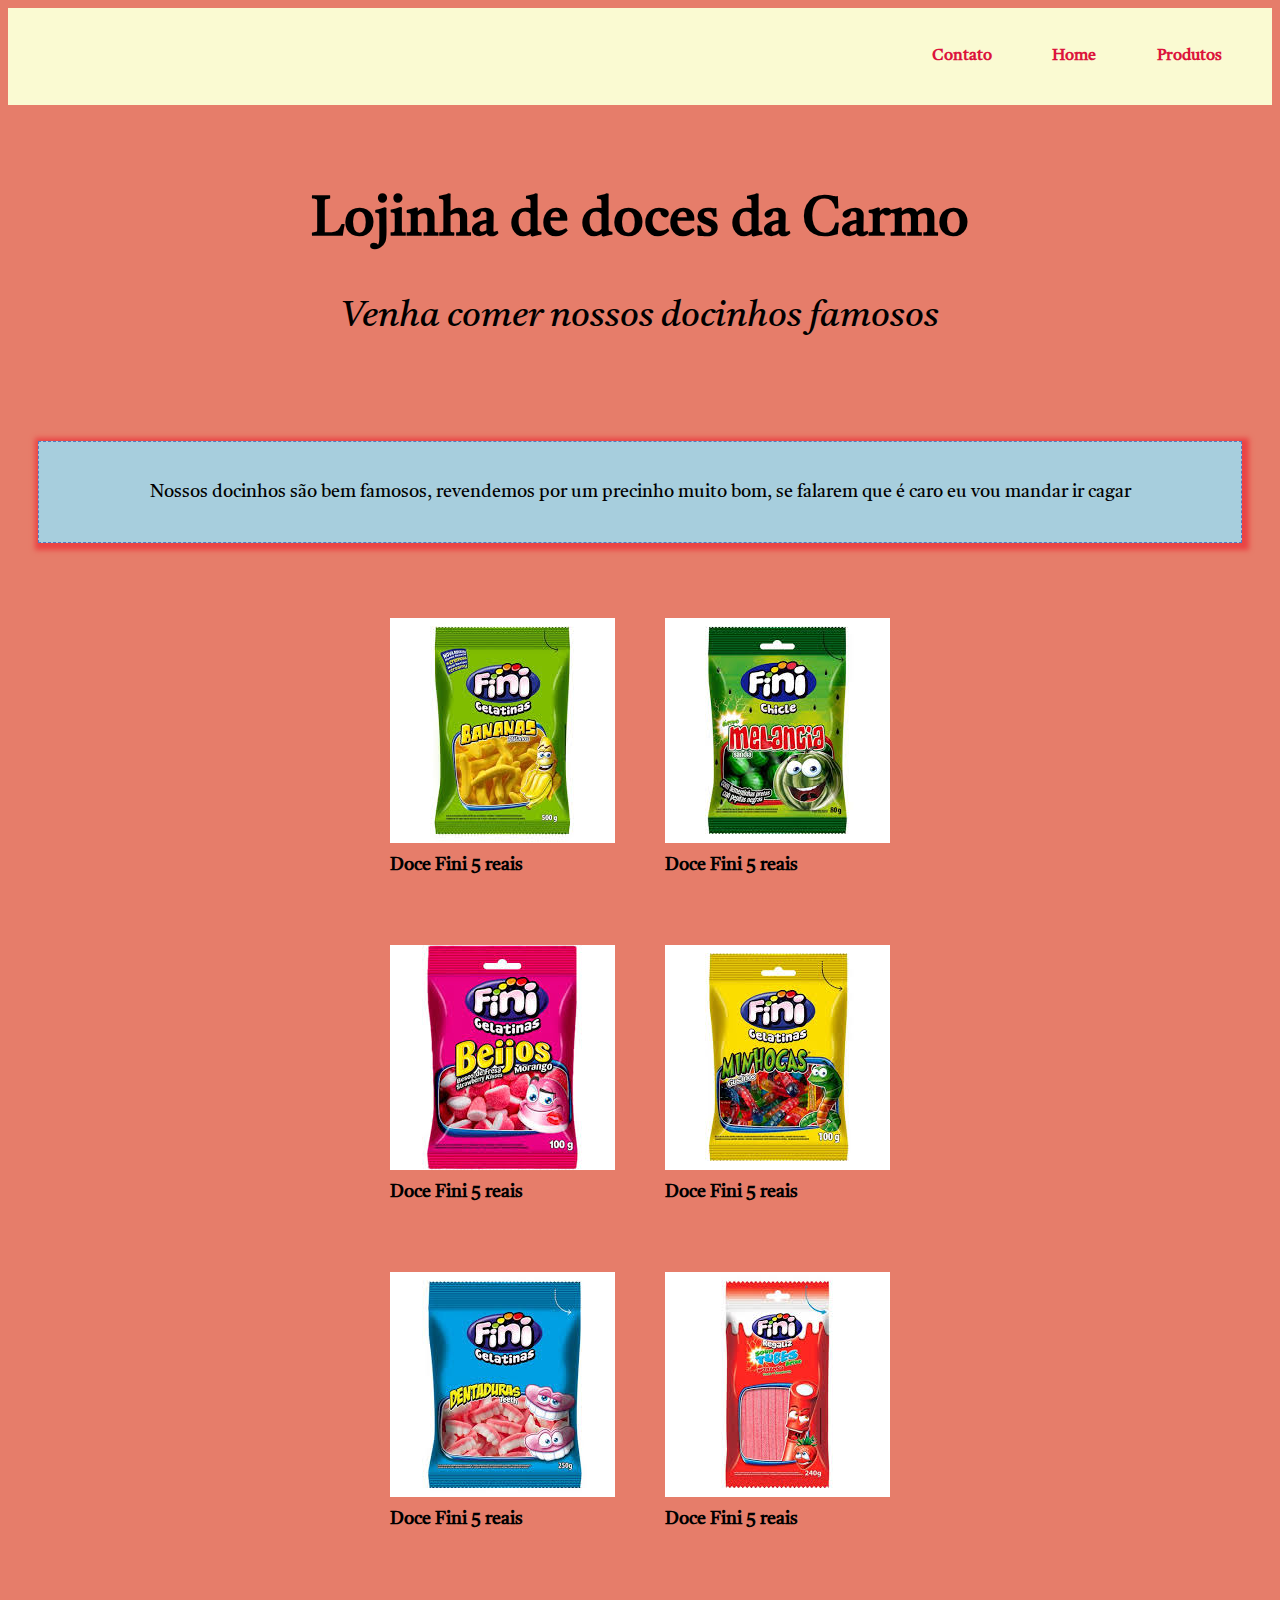
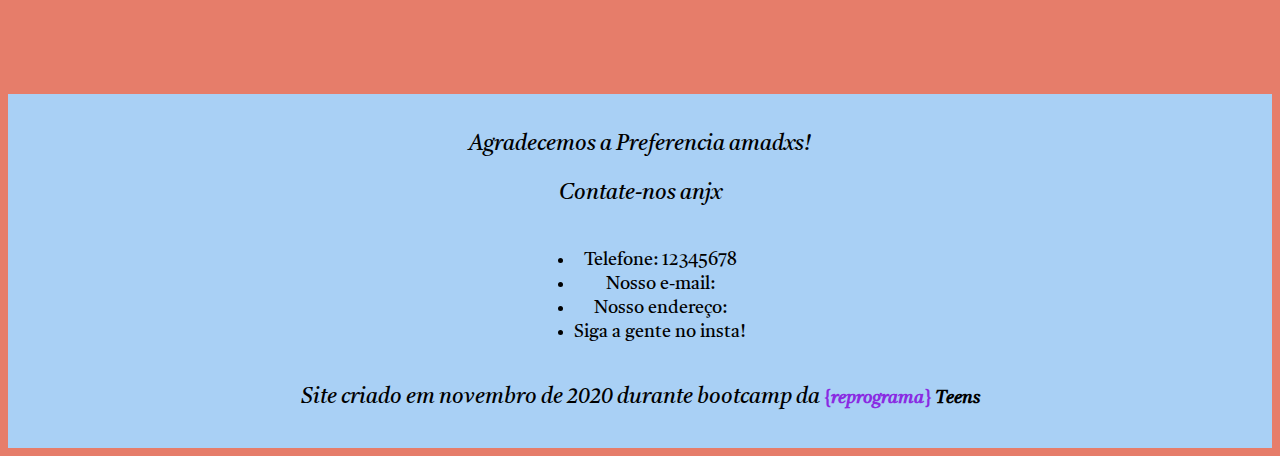
<file: homework/dever 03/index.html>
<!DOCTYPE html>
<html lang="pt-br">
<head>
    <meta charset="UTF-8">
    <meta name="viewport" content="width=
    , initial-scale=1.0">
    <title>Lojinha de docinho da Jeni</title>
    <link rel="stylesheet" href="./style.css">
    <link rel="preconnect" href="https://fonts.gstatic.com">
<link href="https://fonts.googleapis.com/css2?family=Castoro:ital@1&display=swap" rel="stylesheet">
</head>
<body>
    <header>
        <nav>
            <ul>
                <li>Contato</li>
                <li>Home</li>
                <li>Produtos</li>
            </ul>
        </nav>
        <h1>Lojinha de doces da Carmo</h1>
        <h3>Venha comer nossos docinhos famosos</h3>
    </header>
    <main>
        <div class="texto__container">
            <p class="texto_principal">
                Nossos docinhos são bem famosos, revendemos por um precinho muito bom, se falarem que é caro eu vou mandar ir cagar</p>
        </div>
        <section class="main__section">
            <div class="main_trioImg">
                <div>
                    <img src="./imagens/fini banana.jpg" alt="imagem de docinho">
                    <p>Doce Fini 5 reais</p>
                </div>
                <div>
                    <img src="./imagens/fini beijjo.jpg" alt="imagem de docinho">
                    <p>Doce Fini 5 reais</p>
                </div>
                <div>
                    <img src="./imagens/fini dentadura.jpg" alt="imagem de docinho">
                    <p>Doce Fini 5 reais</p>
                </div>
            </div>
            <div class="main_trioImg">
                <div>
                    <img src="./imagens/fini melancia.jpg" alt="imagem de docinho">
                    <p>Doce Fini 5 reais</p>
                </div>
                <div>
                    <img src="./imagens/fini minhoca.jpg" alt="imagem de docinho">
                    <p>Doce Fini 5 reais</p>
                </div>
                <div>
                    <img src="./imagens/fini tubo.jpg" alt="imagem de docinho">
                    <p>Doce Fini 5 reais</p>
                </div>
            </div>
        </section>
    </main>
    <footer>
        <p>Agradecemos a Preferencia amadxs!</p>
        <p id="footer_contato">Contate-nos anjx</p>
        <div class="footer__contato--lista">
            <ul>
                <li>Telefone: 12345678</li>
                <li>Nosso e-mail:</li>
                <li>Nosso endereço:</li>
                <li>Siga a gente no insta!</li>
            </ul>
        </div>
        <p class="footer__texto">
            Site criado em novembro de 2020 durante bootcamp da <span
                style="color: blueviolet; font-weight: bold;">{reprograma}</span>
            <strong>Teens</strong>
        </p>
    </footer>
</body>
</html>
</file>
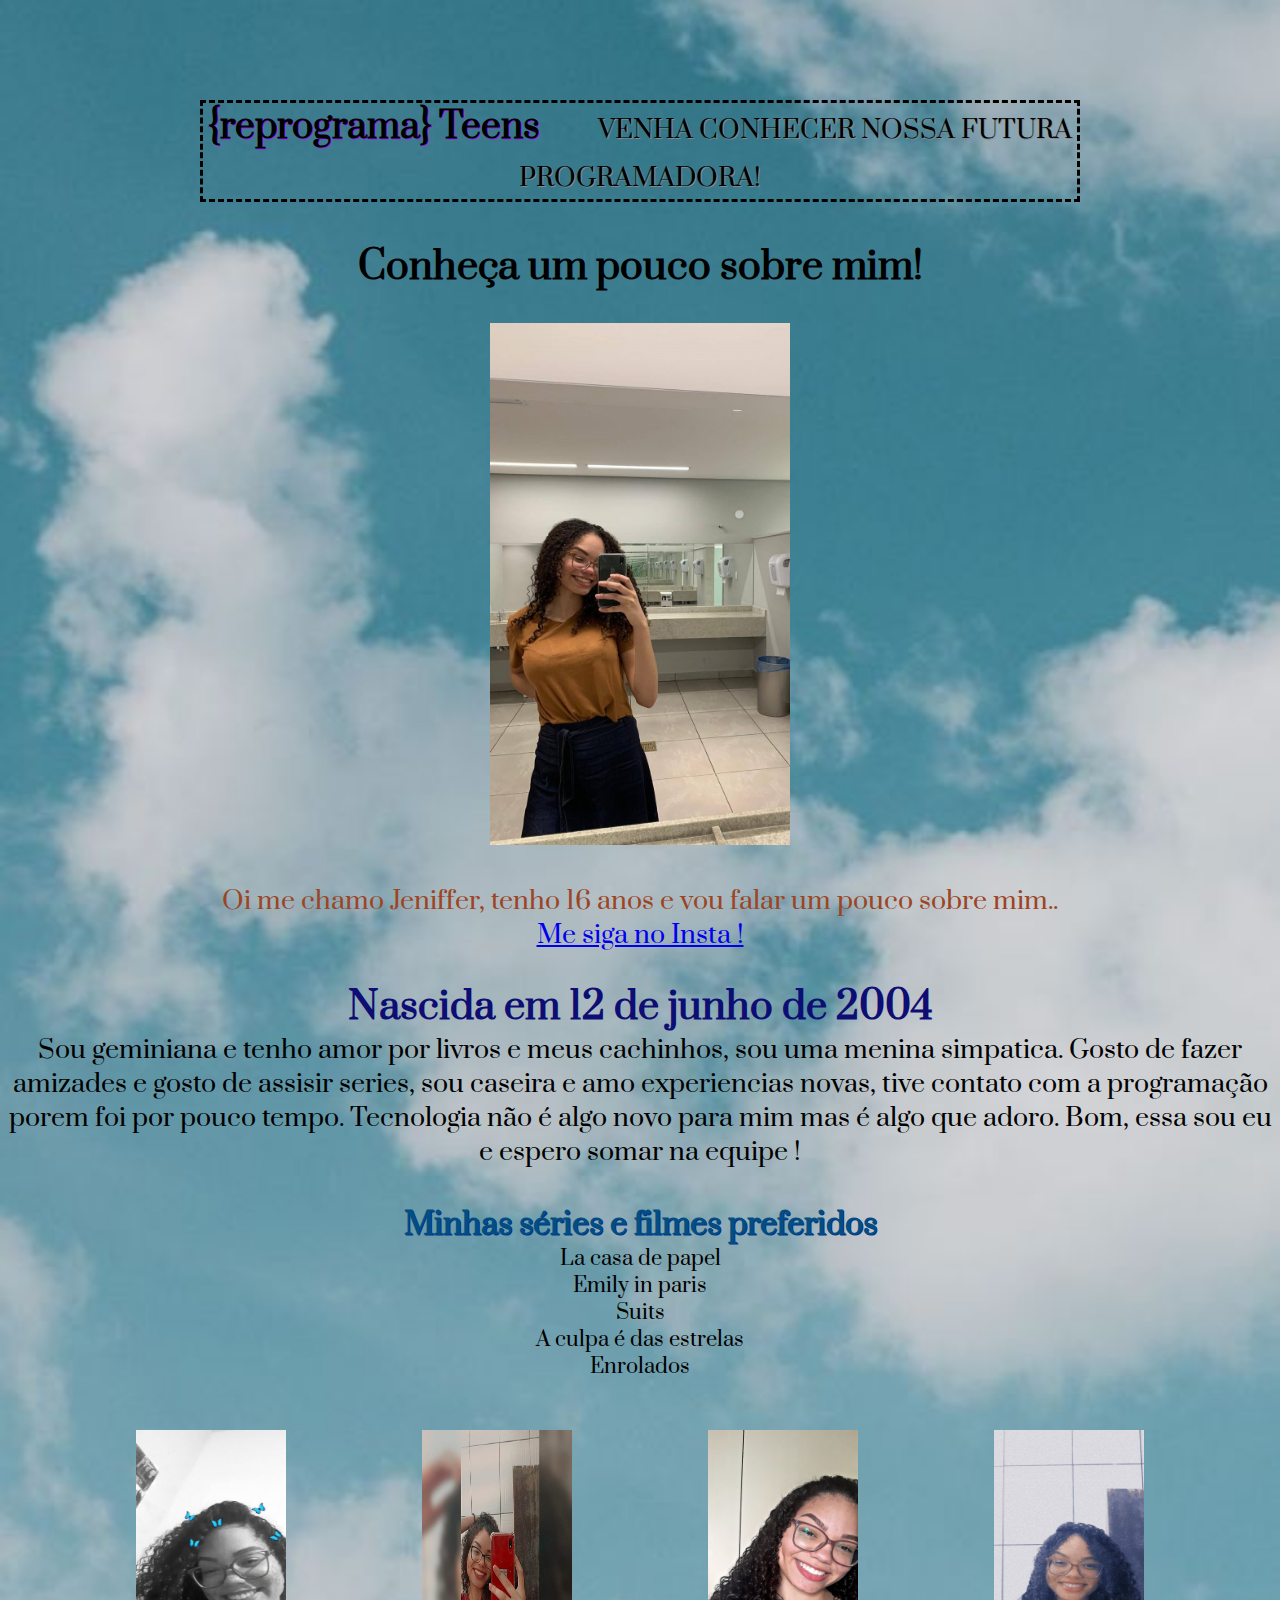
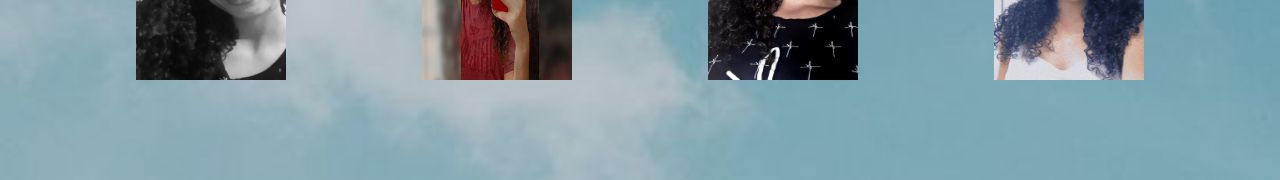
<file: homework/dever 1/index.html>
<!DOCTYPE html>
<html lang="pt-br">

<head>
    <meta charset="UTF-8">
    <meta name="viewport" content="width=device-width, initial-scale=1.0">
    <title>Euzinha.com</title>
    <link rel="stylesheet" href="./css/style.css" />
    <link href="https://fonts.googleapis.com/css2?family=Prata&display=swap" rel="stylesheet">
</head>

<body>
    <div class="intro">

        <header class="cabecalho">
            <h1 class="titulo">{reprograma} Teens <span class="subtitulo">Venha conhecer nossa futura
                    programadora!</span></h1>
            <div>
                <article class="apresentacao">
                    <h2>Conheça um pouco sobre mim!</h2>
                    <div class="container">
                        <img src="./imagens/eu2.jpg" width="300px" alt="foto da Jeniffer" />
                    </div>
                    <p style="color:rgb(156, 68, 35);">Oi me chamo Jeniffer, tenho 16 anos e vou falar um pouco sobre
                        mim..
                    </p>
                    <div class="link">
                        <a class="link_ancora" href="https://instagram.com/carmosz_?igshid=pcmun3xrj6b9">Me siga no
                            Insta
                            !</a>
                    </div>
                    <div class="data">
                        <h2>Nascida em 12 de junho de 2004</h2>
                        <p style="color: black;" font-size: 10px;>Sou geminiana e tenho amor por livros e meus
                            cachinhos,
                            sou
                            uma menina simpatica.
                            Gosto de fazer amizades e gosto de assisir series, sou caseira e amo experiencias novas,
                            tive
                            contato com a programação porem foi por pouco tempo.
                            Tecnologia não é algo novo para mim mas é algo que adoro. Bom, essa sou eu e espero somar na
                            equipe
                            !</p>
                    </div>
                    <h2 class="curiosidades">Minhas séries e filmes preferidos</h2>
                    <ul class="lista">
                        <li>La casa de papel</li>
                        <li>Emily in paris</li>
                        <li>Suits</li>
                        <li>A culpa é das estrelas</li>
                        <li>Enrolados</li>
                    </ul>
                    <section class="sessaoFlex">
                        <img class="sessao_imagem" src="./imagens/eu4.jpg">
                        <img class="sessao_imagem" src="./imagens/eu.jpg">
                        <img class="sessao_imagem" src="./imagens/eu5.jpg">
                        <img class="sessao_imagem" src="./imagens/eu3.jpg">

                    </section>
        </header>

        </article>

    </div>

    </div>

</body>

</html>
</file>
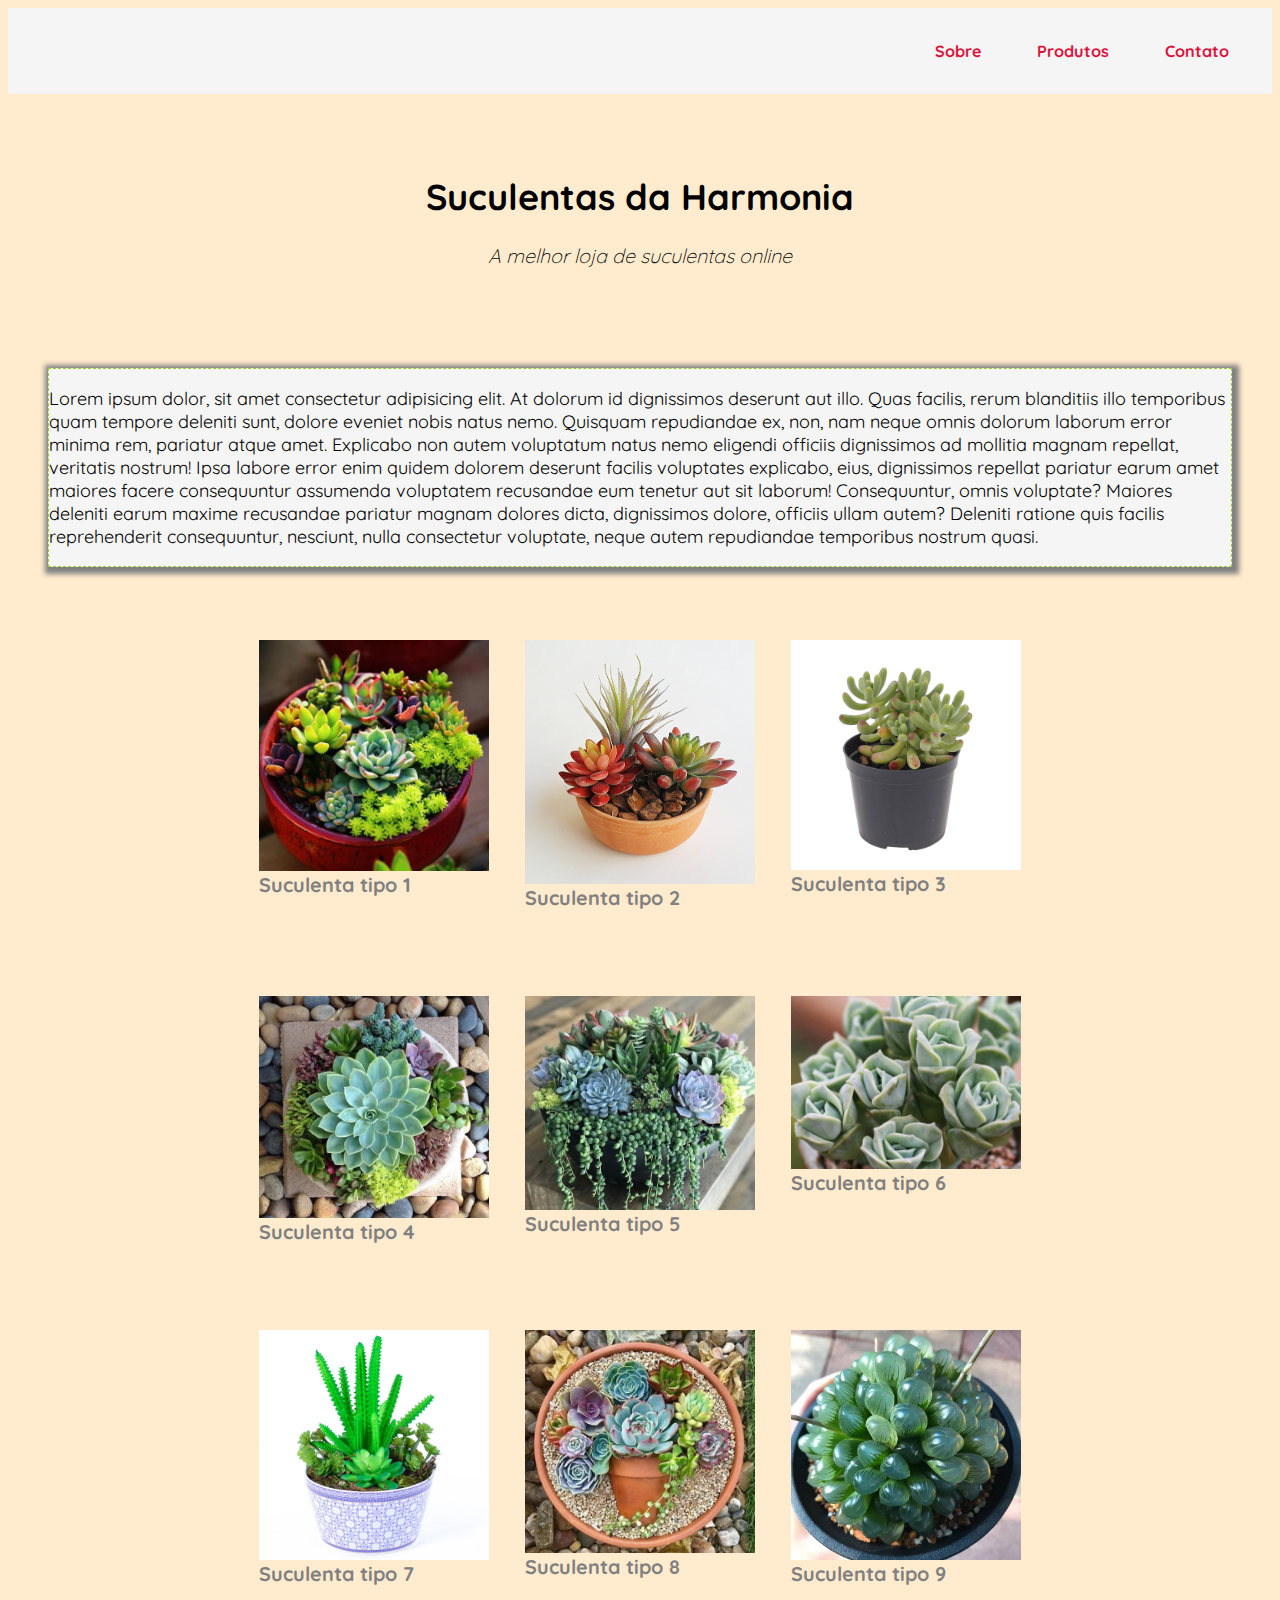
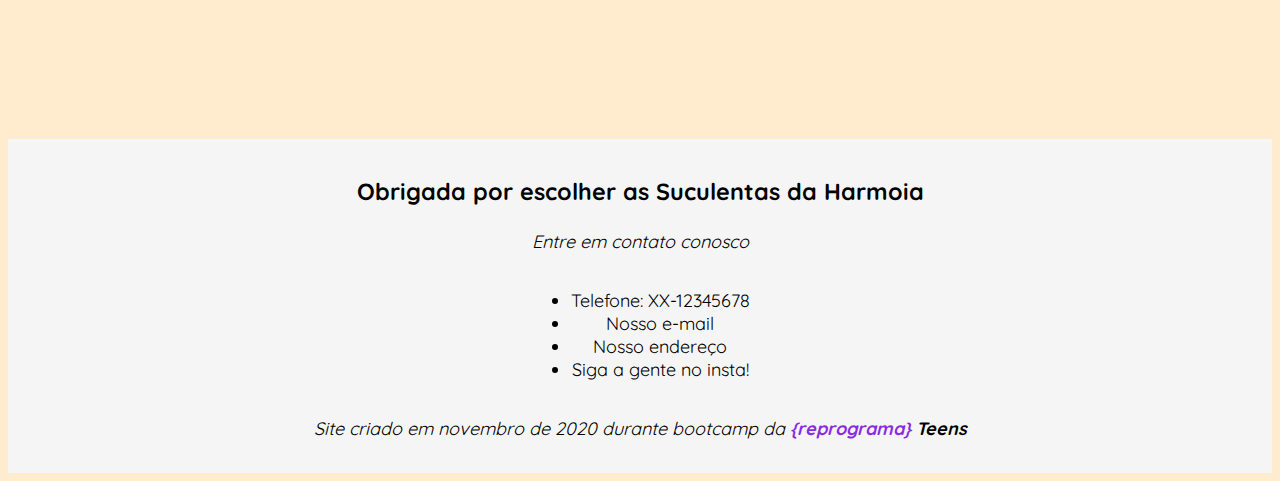
<file: homework/dever 3/index.html>
<!DOCTYPE html>
<html lang="en">

<head>
    <meta charset="UTF-8">
    <meta name="viewport" content="width=device-width, initial-scale=1.0">
    <title>Suculentas da Harmonia</title>
    <link rel="stylesheet" href="./style.css">
    <link rel="preconnect" href="https://fonts.gstatic.com">
<link href="https://fonts.googleapis.com/css2?family=Quicksand:wght@500&display=swap" rel="stylesheet">
</head>

<body>
    <header>
        <nav>
            <ul>
                <li>Sobre</li>
                <li>Produtos</li>
                <li>Contato</li>
            </ul>
        </nav>
        <h1>Suculentas da Harmonia</h1>
        <h3>A melhor loja de suculentas online</h3>
    </header>
    <main>
        <div class="main__textoPrincipal--container">
            <p class="main__textoPrincipal">
                Lorem ipsum dolor, sit amet consectetur adipisicing elit. At dolorum id dignissimos deserunt aut illo.
                Quas
                facilis, rerum blanditiis illo temporibus quam tempore deleniti sunt, dolore eveniet nobis natus nemo.
                Quisquam repudiandae ex, non, nam neque omnis dolorum laborum error minima rem, pariatur atque amet.
                Explicabo non autem voluptatum natus nemo eligendi officiis dignissimos ad mollitia magnam repellat,
                veritatis nostrum!
                Ipsa labore error enim quidem dolorem deserunt facilis voluptates explicabo, eius, dignissimos repellat
                 pariatur earum amet maiores facere consequuntur assumenda voluptatem recusandae eum tenetur aut sit
                laborum!
                Consequuntur, omnis voluptate?
                Maiores deleniti earum maxime recusandae pariatur magnam dolores dicta, dignissimos dolore, officiis
                ullam
                autem? Deleniti ratione quis facilis reprehenderit consequuntur, nesciunt, nulla consectetur voluptate,
                neque autem repudiandae temporibus nostrum quasi.
            </p>
        </div>
        <section class="main__sectionImages--container">
            <div class="main__sectionImages--trioImg">
                <div>
                    <img src="./imagens/suculenta-1.png" alt="imagem de suculenta">
                    <p>Suculenta tipo 1</p>
                </div>
                <div>
                    <img src="./imagens/suculenta-2.jpg" alt="imagem de suculenta">
                    <p>Suculenta tipo 2</p>
                </div>
                <div>
                    <img src="./imagens/suculenta-3.jpg" alt="imagem de suculenta">
                    <p>Suculenta tipo 3</p>
                </div>
            </div>
            <div class="main__sectionImages--trioImg">
                <div>
                    <img src="./imagens/suculenta-4.jpg" alt="imagem de suculenta">
                    <p>Suculenta tipo 4</p>
                </div>
                <div>
                    <img src="./imagens/suculenta-5.jpeg" alt="imagem de suculenta">
                    <p>Suculenta tipo 5</p>
                </div>
                <div>
                    <img src="./imagens/suculenta-6.jpg" alt="imagem de suculenta">
                    <p>Suculenta tipo 6</p>
                </div>
            </div>
            <div class="main__sectionImages--trioImg">
                <div>
                    <img src="./imagens/suculenta-7.jpg" alt="imagem de suculenta">
                    <p>Suculenta tipo 7</p>
                </div>
                <div>
                    <img src="./imagens/suculenta-8.jpg" alt="imagem de suculenta">
                    <p>Suculenta tipo 8</p>
                </div>
                <div>
                    <img src="./imagens/suculenta-9.jpg" alt="imagem de suculenta">
                    <p>Suculenta tipo 9</p>
                </div>
            </div>
        </section>
    </main>
    <footer>
        <p>Obrigada por escolher as Suculentas da Harmoia</p>
        <p id="footer_contato">Entre em contato conosco</p>
        <div class="footer__contato--lista-container">
            <ul>
                <li>Telefone: XX-12345678</li>
                <li>Nosso e-mail</li>
                <li>Nosso endereço</li>
                <li>Siga a gente no insta!</li>
            </ul>
        </div>
        <p class="footer__texto--ultimoParagrafo">
            Site criado em novembro de 2020 durante bootcamp da <span
                style="color: blueviolet; font-weight: bold;">{reprograma}</span>
            <strong>Teens</strong>
        </p>
    </footer>
</body>

</html>
</file>
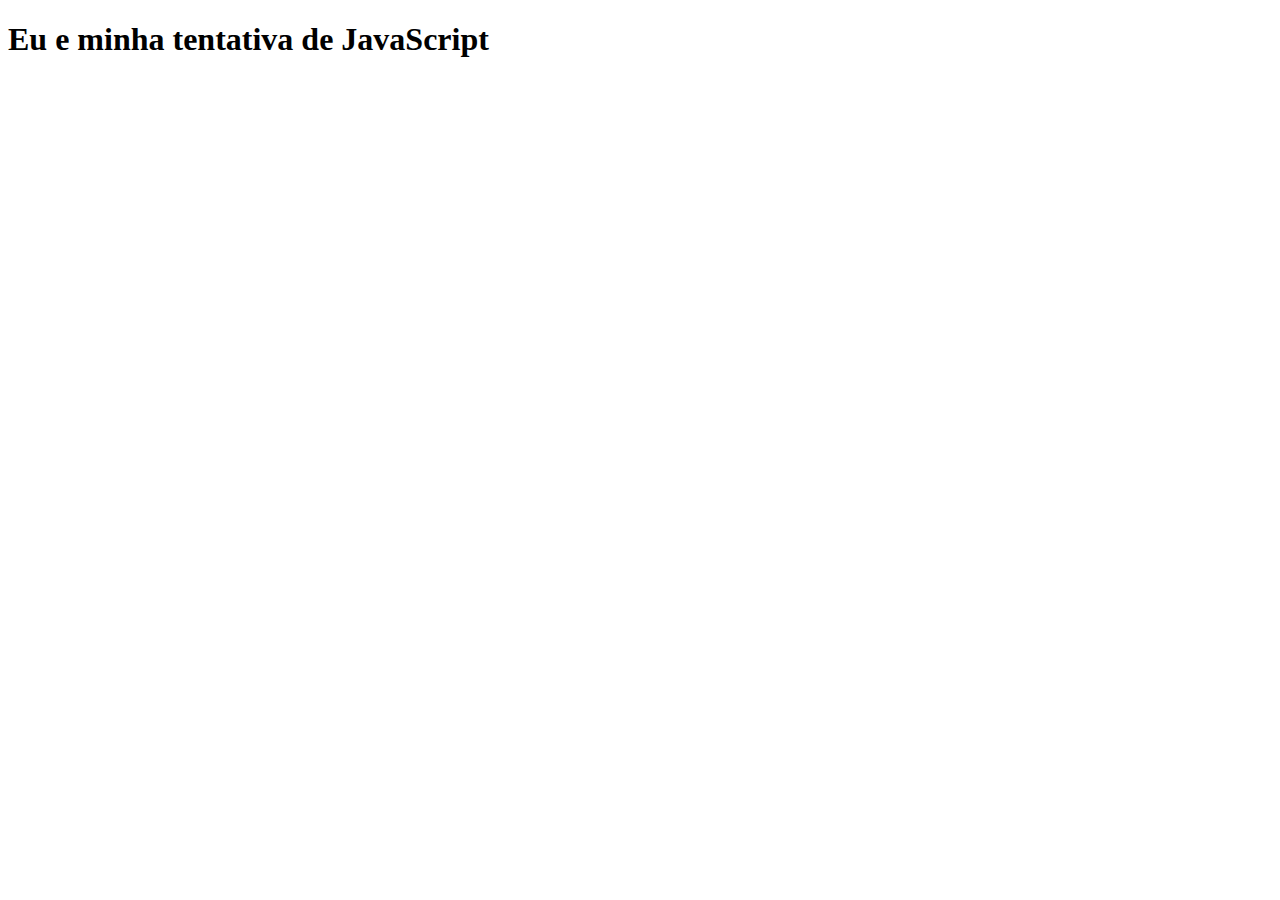
<file: homework/dever 4 javaScript/index.html>
<!DOCTYPE html>
<html lang="pt-br">
<head>
    <meta charset="UTF-8">
    <meta name="viewport" content="width=device-width, initial-scale=1.0">
    <title>JavaScript Baby</title>
    <script src="./script.js"></script>
</head>
<body>
    <h1>
        Eu e minha tentativa de JavaScript
    </h1>
</body>
</html>
</file>
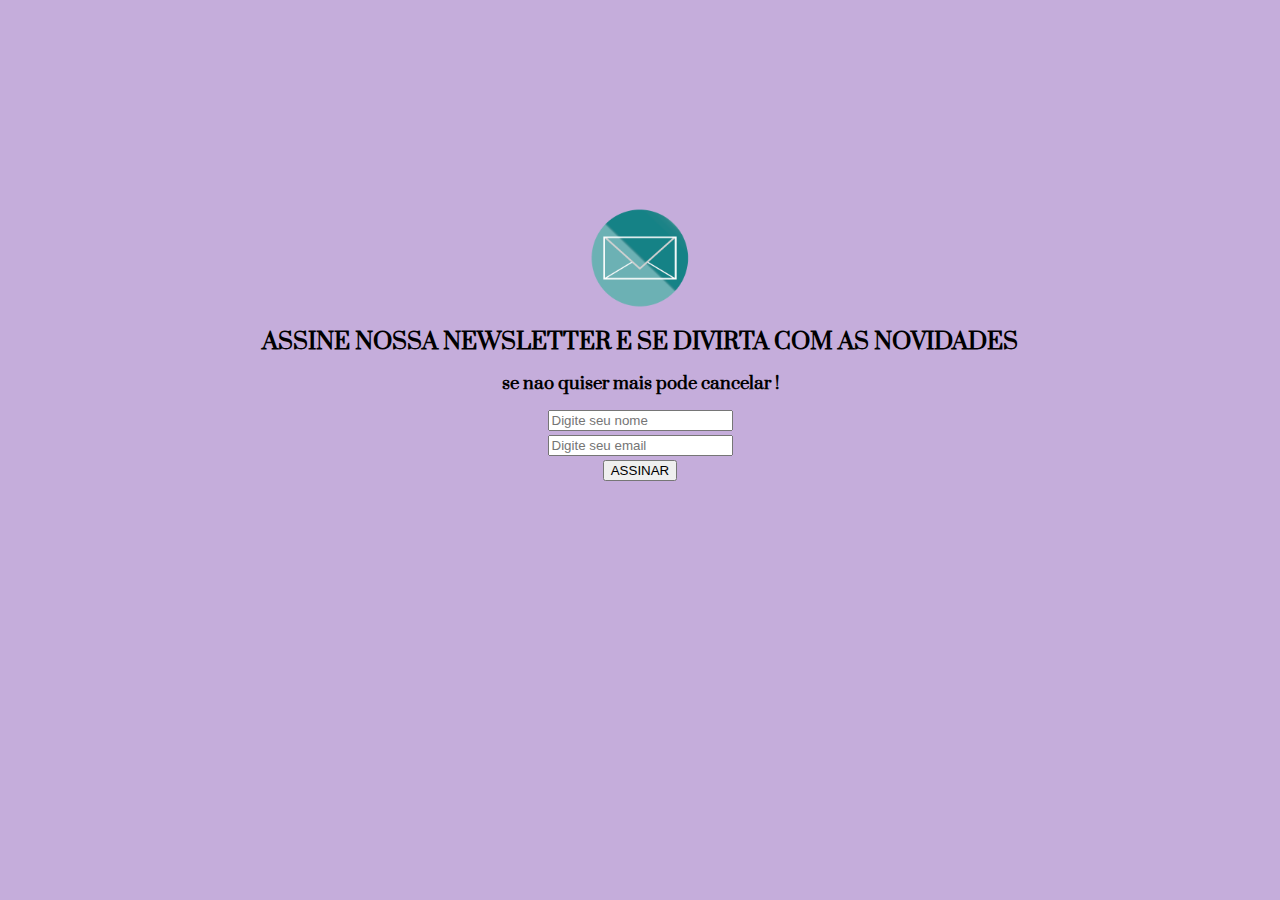
<file: homework/dever 5 js/index.html>
<!DOCTYPE html>
<html lang="pt-br">
<head>
    <meta charset="UTF-8">
    <meta name="viewport" content="width=device-width, initial-scale=1.0">
    <title>meu JS</title>
    <link rel="stylesheet" href="style.css">
    <link rel="preconnect" href="https://fonts.gstatic.com">
    <link href="https://fonts.googleapis.com/css2?family=Prata&display=swap" rel="stylesheet">
</head>
<body>
    <main>
        <img src="./img/icone-email.png" alt="icone do email">
        <div>

            <h1>ASSINE NOSSA NEWSLETTER E SE DIVIRTA COM AS NOVIDADES</h1>
            <H2>se nao quiser mais pode cancelar !</H2>
           <div class="input">
               <form id="form">
                   <input type="texto" placeholder="Digite seu nome" id="entrar"><br>
                   <input type="texto" placeholder="Digite seu email" id="entrar1"><br>
                   <button class="botao" id="botao" onclick="cliquei()">ASSINAR</button>
                </form>
            </div>
            
        </div>
        
        
    </main>
    <script src="./script.js"></script>
</body>
</html>
</file>
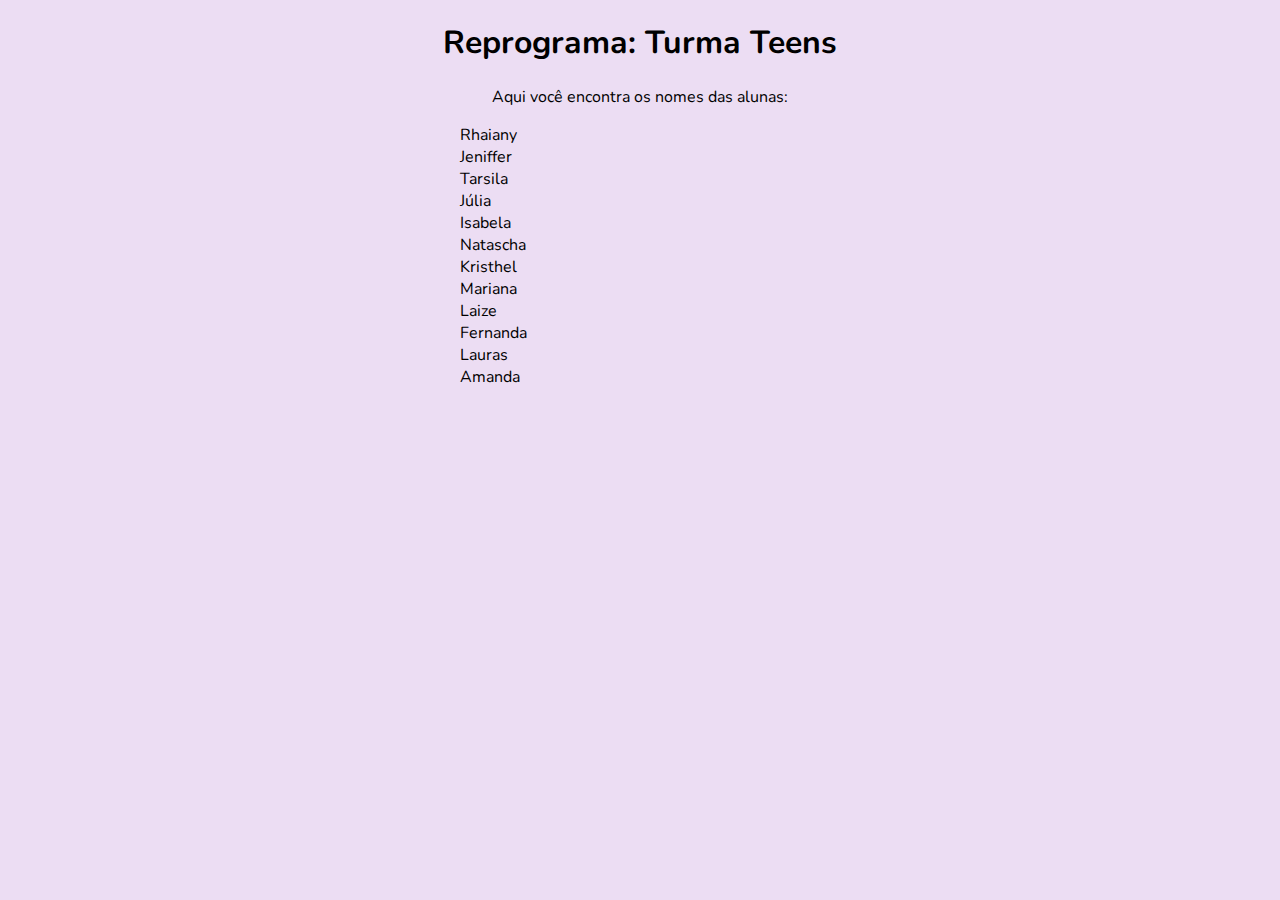
<file: tarefinhas-teens/tarefinha-1/index.html>
<!DOCTYPE html>
<html>
  <head>
    <title>Reprograma</title>

    <link href="https://fonts.googleapis.com/css?family=Nunito&display=swap" rel="stylesheet">
    <link rel="stylesheet" href="css/style.css">
  </head>
  <body>
    <h1 class="titulo">Reprograma: Turma Teens</h1>
    <p class="subtitulo">Aqui você encontra os nomes das alunas:</p>
    <ul id="lista-alunas" class="lista"></ul>

   <script src="./js/script.js"></script>
  </body>
</html>
</file>
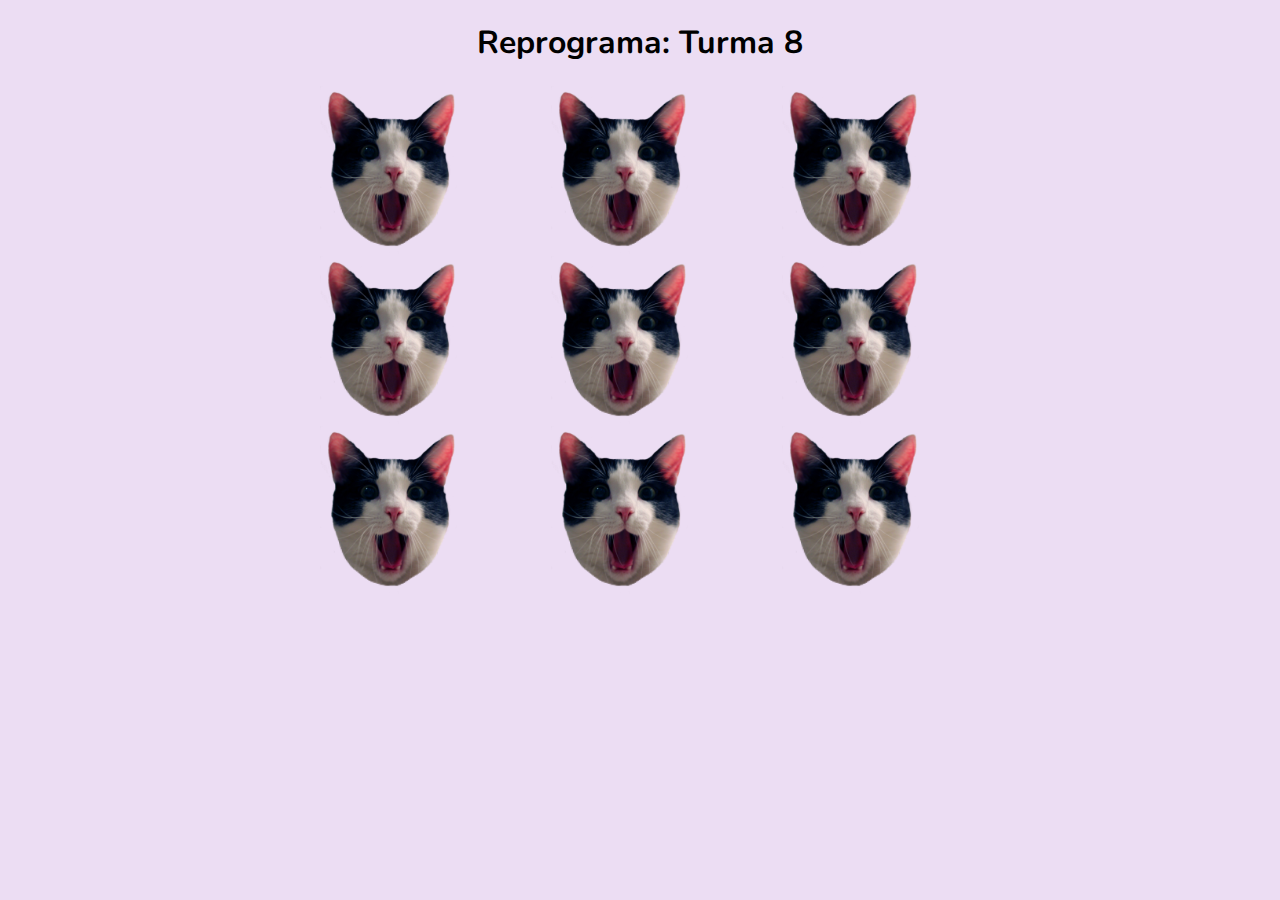
<file: tarefinhas-teens/tarefinha-2/index.html>
<!DOCTYPE html>
<html>
  <head>
    <title>Reprograma</title>

    <link href="https://fonts.googleapis.com/css?family=Nunito&display=swap" rel="stylesheet">
    <link rel="stylesheet" href="css/style.css">
  </head>
  <body>
    <h1 class="titulo">Reprograma: Turma 8</h1>
      <div class="container">
        <div class="item">
          <img src="img/gato.png" alt="Imagem de gato surpreso" class="item__imagem">
        </div>
        <div class="item">
          <img src="img/gato.png" alt="Imagem de gato surpreso" class="item__imagem">
        </div>
        <div class="item">
          <img src="img/gato.png" alt="Imagem de gato surpreso" class="item__imagem">
        </div>
        <div class="item">
          <img src="img/gato.png" alt="Imagem de gato surpreso" class="item__imagem">
        </div>
        <div class="item">
          <img src="img/gato.png" alt="Imagem de gato surpreso" class="item__imagem">
        </div>
        <div class="item">
          <img src="img/gato.png" alt="Imagem de gato surpreso" class="item__imagem">
        </div>
        <div class="item">
          <img src="img/gato.png" alt="Imagem de gato surpreso" class="item__imagem">
        </div>
        <div class="item">
          <img src="img/gato.png" alt="Imagem de gato surpreso" class="item__imagem">
        </div>
        <div class="item">
          <img src="img/gato.png" alt="Imagem de gato surpreso" class="item__imagem">
        </div>
      </div>

      <script src="js/script.js"></script>
  </body>
</html>
</file>
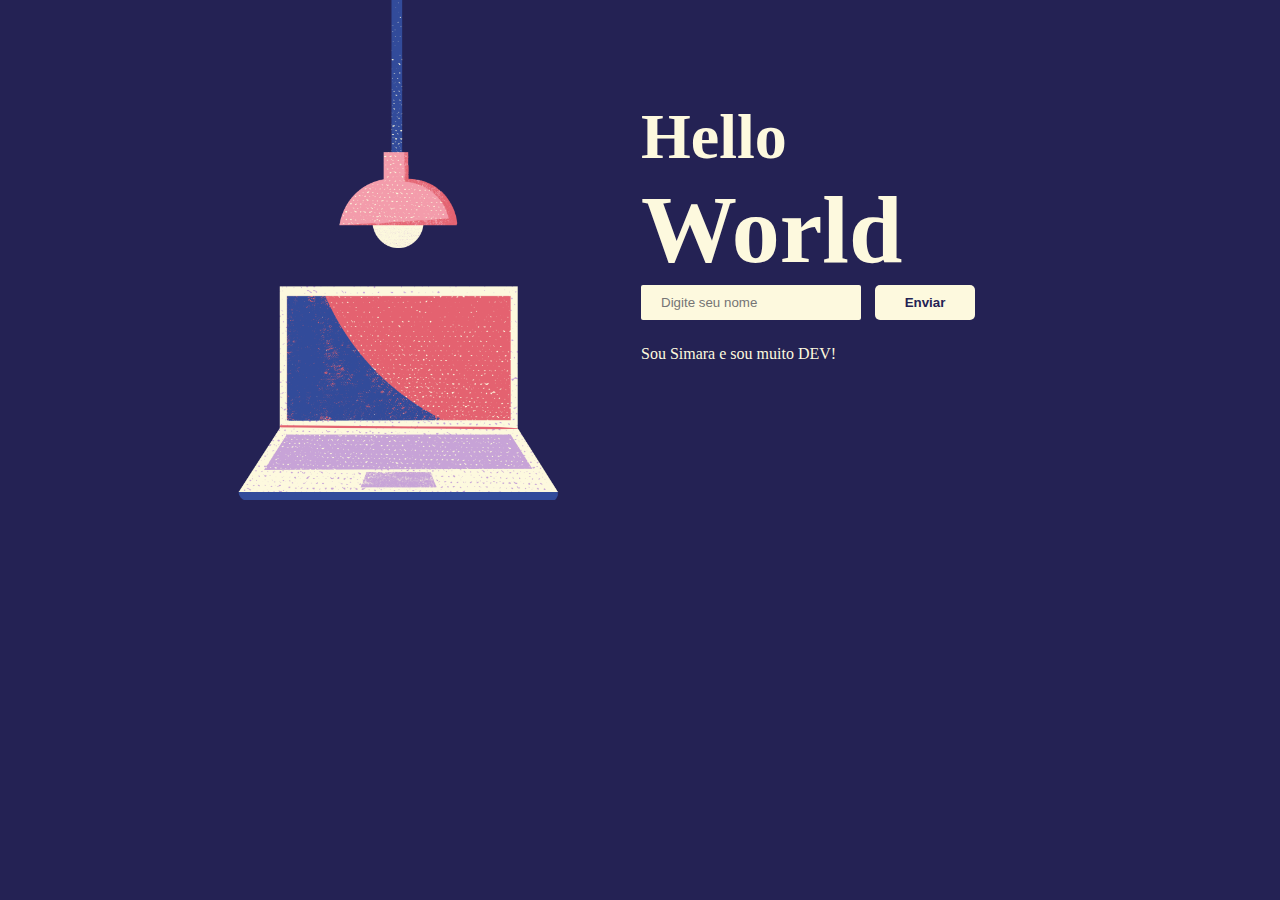
<file: tarefinhas-teens/tarefinha-3/index.html>
<!DOCTYPE html>
<html lang="en">
<head>
    <meta charset="UTF-8">
    <meta name="viewport" content="width=device-width, initial-scale=1.0">
    <title>Oficina</title>
    <link rel="stylesheet" href="./style/style.css">
</head>

<body>
    <main>
        <img src="./style/assets/foto.png" alt="desenho de computador">
        
        <div>
            <h1 class="titulo">Hello</h1>
            <h2>World</h2>
            <form id="form">
                <input type="texto" placeholder="Digite seu nome" id="entrada">
                <button id="botao" onclick="cliquei()">Enviar</button>
            </form>
            <p>
             Sou Simara e sou muito DEV!   
            </p>

        </div>


    </main>
    <script src="./js/script.js"></script>

</body>
</html>
</file>
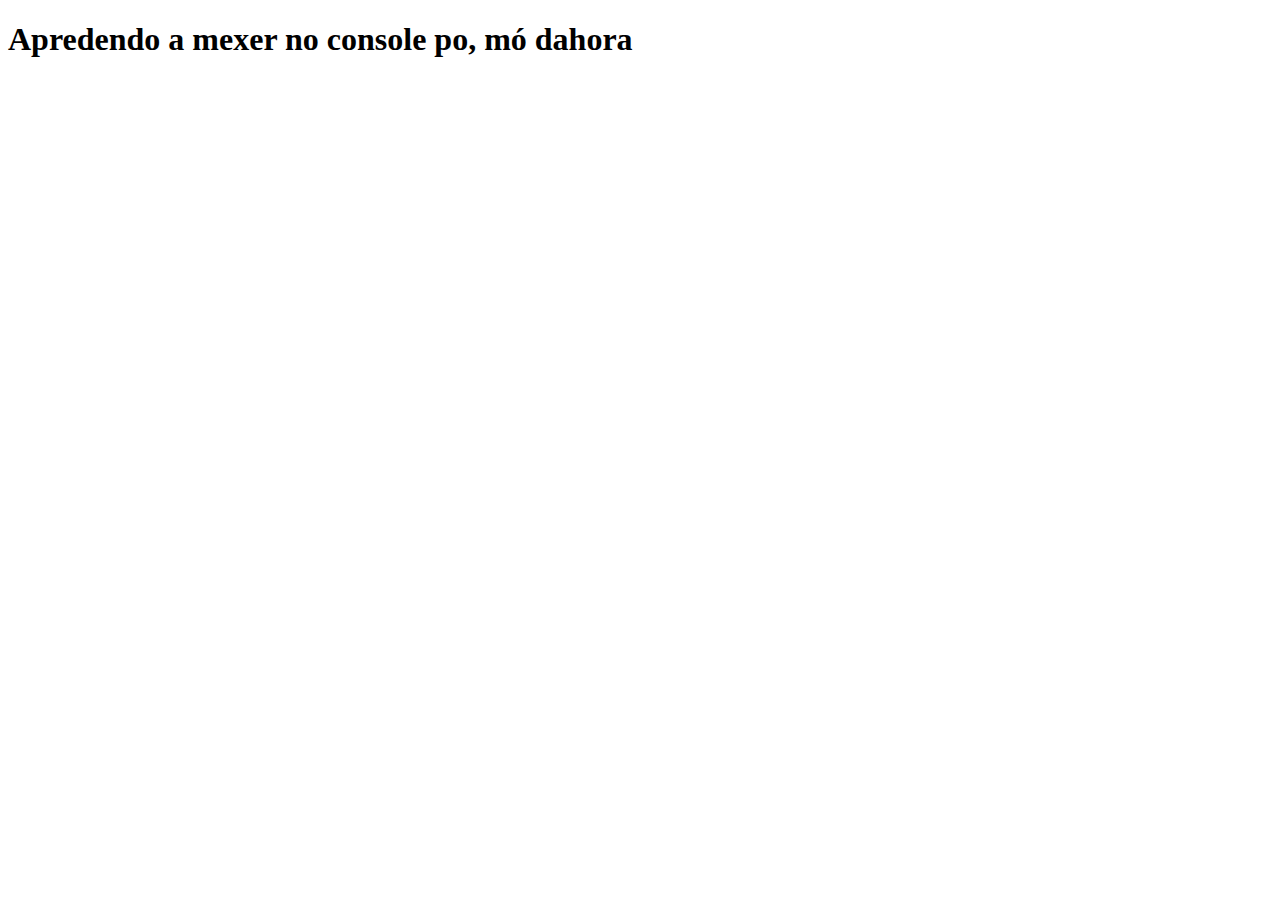
<file: Teens-JavaScript1/1_operadores_console/index.html>
<!DOCTYPE html>
<html lang="pt-br">
<head>
    <meta charset="UTF-8">
    <meta name="viewport" content="width=device-width, initial-scale=1.0">
    <title>operadores aritimeticas e console.log</title>
    <script src="./script.js"></script>
</head>
<body>
    <h1>Apredendo a mexer no console po, mó dahora</h1>
</body>
</html>
</file>
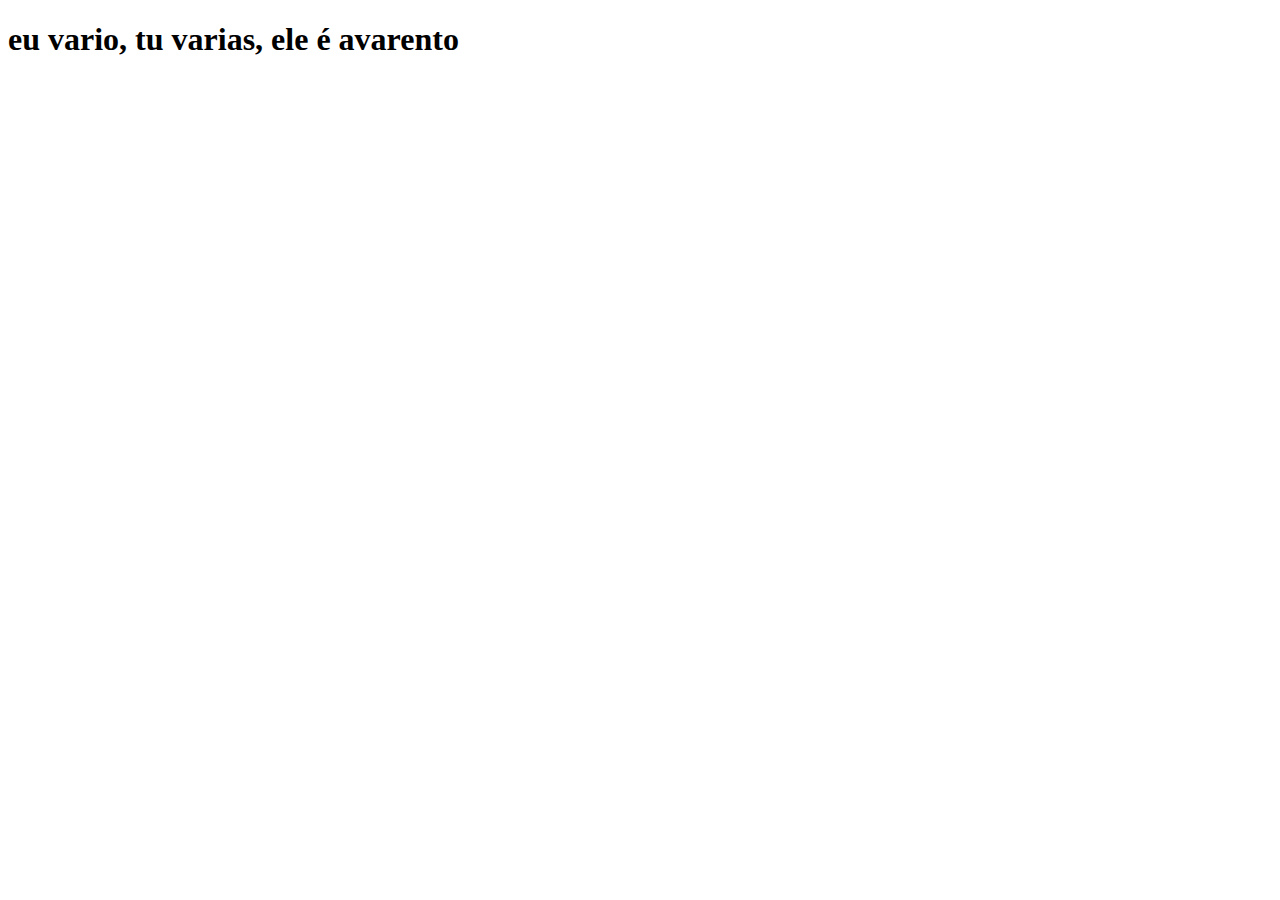
<file: Teens-JavaScript1/2_variaveis/index.html>
<!DOCTYPE html>
<html lang="en">
<head>
    <meta charset="UTF-8">
    <meta name="viewport" content="width=device-width, initial-scale=1.0">
    <title>eu vario logo existo</title>
    <script src="./script.js"></script>
</head>
<body>
    <h1>eu vario, tu varias, ele é avarento</h1>
</body>
</html>
</file>
<file: homework/dever 03/style.css>
* {
    font-size: 18px;
    font-family: 'Castoro', serif;
  }
  
  
  body {
    box-sizing: border-box;
    background-color: rgb(230, 125, 106);
  }
  
  header>nav {
    display: flex;
    justify-content: flex-end;
    background-color: lightgoldenrodyellow;
    padding: 20px;
    margin-bottom: 80px;
  }
  
  header ul {
    display: flex;
    justify-content: space-around;
    list-style: none;
    min-width: 350px;
    color: crimson;
    font-weight: bold;
  }
  
  header ul>li{
      font-size: 0.9rem;
  }
  
  header h1{
      font-size: 3rem;
      font-family: 'Castoro', serif;
      text-align: center;
  }
  
  header h3{
      font-size: 2rem;
      font-weight: lighter;
      font-style: italic;
      text-align: center;
      margin-bottom: 100px;
  }

  .texto__container{
      display: flex;
      justify-content: center;
      margin: 30px;
      background-color: rgb(167, 206, 221);
      border: 1px dashed rgb(84, 123, 196);
      box-shadow: 2px 2px 5px 5px rgb(235, 68, 68);
  }
  .texto_principal{
    max-width: 990px;
    font-size: 1rem;
    padding: 20px;
    text-align: justify;
  }

  section img{
    max-width: 250px;
    min-height: 150px;
  }

  .main__section{
    display: flex;
    justify-content: center;
    align-items: flex-start;
    flex-wrap: wrap;
    padding: 20px;
  }

  .main_trioImg > div {
    padding: 25px;
  }

  img + p {
    color: black;
    font-weight: bolder;
    margin-top: 3px;
    font-size: 1rem;
  }

  footer {
    background-color: rgb(169, 208, 245);
    padding: 15px;
    text-align: center;
    margin-top: 100px;
}

  footer p {
    font-style: italic;
    font-size: 1.2rem;
  }

  .footer__contato--lista {
   display: flex;
   justify-content: center;
  }

  ul {
    display: block;
    list-style-type: disc;
    margin-block-start: 1em;
    margin-block-end: 1em;
    margin-inline-start: 0px;
    margin-inline-end: 0px;
    padding-inline-start: 40px;
}
</file>
<file: homework/dever 1/css/style.css>
*{
    margin: 0px;
    padding: 0px;
    font-family: 'Prata', serif;
}

.cabecalho{
    background-image: url(../imagens/ceu.jpg); 
    width: 100%;
    height: 100%;
    padding: 100px 0;
    text-align: center;
    background-position: 30% 45%;
    background-color: black;
    -webkit-background-size: cover;
    background-size: cover;
    -o-background-size: cover;
}

.intro{
  display: table;
  width: 100vw;
  height: 100vh;
  background-position: 30% 45%;
  background-size: cover;
}


.apresentacao{
    color:black;
    font-size: 25px;
    text-align: center;
    
}

.container{
    margin-top: 30px;
    margin-bottom: 30px;
}

.titulo{    
    font-size:35px;
    text-shadow: 1px 1px blueviolet; 
    margin: 0px;
    border: 3px black dashed;
    text-align: center;
    margin-bottom: 40px;
    margin-left: 200px;
    margin-right: 200px;
}

.subtitulo{
    font-weight: lighter;
    text-transform: uppercase;   
    margin-left: 50px;
    font-size: 25px;
    text-shadow: 1px 1px #888888;
   
}

.curiosidades{
    font-size: 30px;
    color:rgb(3, 78, 128);
    text-shadow: 1px 1px rgb(4, 53, 143);
    display: outside;
    text-align: center;
}

.lista{
    font-size: 20px;
    color:black;
    text-align: center;
    margin-bottom: 0px;
}

.data{
    margin-bottom: 35px;
    margin-top: 30px;
    color: rgb(13, 13, 116);
}

.sessaoFlex{
   display: flex;
   justify-content: space-evenly;
   margin-top: 50px;
}

.sessao_imagem{
    width: 150px;
    height: 250px;
    
}
</file>
<file: homework/dever 3/style.css>
* {
    font-size: 18px;
    font-family: 'Quicksand', sans-serif;
  }
  
  body {
    box-sizing: border-box;
    font-family: Arial, Helvetica, sans-serif;
    background-color: blanchedalmond;
  }
  
  header>nav {
    display: flex;
    justify-content: flex-end;
    background-color: whitesmoke;
    padding: 15px;
    margin-bottom: 80px;
  }
  
  header ul {
    display: flex;
    justify-content: space-around;
    list-style: none;
    min-width: 350px;
    color: crimson;
    font-weight: bold;
  }
  
  header ul>li{
      font-size: 0.9rem;
  }
  
  header h1{
      font-size: 2rem;
      font-family: 'Quicksand', sans-serif;
      text-align: center;
  }
  
  header h3{
      font-size: 1.1rem;
      font-weight: lighter;
      font-style: italic;
      text-align: center;
      margin-bottom: 100px;
  }
  
  .main__textoPrincipal--container{
      display: flex;
      justify-content: center;
      margin: 40px;
      background-color: whitesmoke;
      border: 1px dashed yellowgreen;
      box-shadow: 2px 2px 5px 5px gray;
      
  }
  
  .main__textoPrincipal{
     
    
  }
  
  section img {
    max-width: 230px;
    min-height: 150px;
  }
  
  .main__sectionImages--trioImg {
    display: flex;
    justify-content: center;
    align-items: flex-start;
    flex-wrap: wrap;
    padding: 15px;
  }
  
  .main__sectionImages--trioImg > div {
    padding: 18px;
  }

  img + p {
    color: grey;
    font-weight: bold;
    margin-top: -4px;
    font-size: 1.1rem;
}

* {
    font-size: 18px;
}
  
  @media (max-width: 730px) {
    * {
      font-size: 17px;
    }
  
    header {
      margin-bottom: -50px;
    }
  
    .main__textoPrincipal {
      line-height: 30px;
    }
  }
  
  @media (max-width:560px){
      header ul{
          display: block;
      }
      header > nav {
          justify-content: flex-start;
      }
  
  }

  footer{
    background-color: whitesmoke;
    padding: 15px;
    text-align: center;
    margin-top: 100px;
  }

  footer p:first-child {
    font-weight: bold;
    font-size: 1.3rem;
    font-style: normal;
}

footer p {
    font-style: italic;
    font-size: 1rem;
}

.footer__contato--lista-container {
    display: flex;
    justify-content: center;
}

ul {
    display: block;
    list-style-type: disc;
    margin-block-start: 1em;
    margin-block-end: 1em;
    margin-inline-start: 0px;
    margin-inline-end: 0px;
    padding-inline-start: 40px;
}
</file>
<file: homework/dever 5 js/style.css>
body{
    background-color: rgb(197, 173, 219);
    text-align: center;
    font-family: 'Prata', serif;
    font-size: 0.7rem;
}

img {
    width: 100px;
    margin-top: 200px;
}

.input{
    line-height: 25px;
}

.botao:hover{
    opacity: 0.9;
    background-color:pink;
    cursor: pointer;
}
</file>
<file: tarefinhas-teens/tarefinha-1/css/style.css>
body {
    background-color: rgb(236, 221, 243);
    font-family: 'Nunito', sans-serif;
}

.titulo,
.subtitulo {
    text-align: center;
}

.lista {
    width: 400px;
    margin: 0 auto;
    list-style: none;
}

.aluna {
    list-style: none;
}

.vermelha {
    color: red;
    text-decoration: underline;
}
</file>
<file: tarefinhas-teens/tarefinha-2/css/style.css>
body {
    background-color: rgb(236, 221, 243);
    font-family: 'Nunito', sans-serif;
}

.titulo {
    text-align: center;
}

.container {
    margin: 0 auto;
    width: calc(100vw / 2);
    display: grid;
    grid-template-columns: 33% 33% 33%;
    grid-column-gap: 20px;
}

.item {
    width: 150px;
    height: 170px;
    background-color: rgb(236, 221, 243);
}

.item__imagem {
    width: 150px;
    margin: 0 auto;
}

.invisivel {
    opacity: 0;
}
</file>
<file: tarefinhas-teens/tarefinha-3/style/style.css>
*{
    margin: 0;
    padding: 0;
    background-color: #242254;
}

h1, h2 ,p{
    color:#fdf9de;
}

h1{
    font-size: 4em;
}

h2{
    font-size: 6em;
}

img{
    width: 500px;
    padding-left: 141px;
}

main {
    display:flex;
}

main div {
    padding-left: 0;
    padding-top: 100px;
    display: flex;
    flex-direction: column;
    

}

input{
    border-radius: 2px;
    background-color:#fdf9de;
    border:  #fdf9de;
    width: 200px;
    height: 35px;
    margin-bottom: 25px;
    padding-left: 20px;
}

button{
    width: 100px;
    height: 35px;
    padding-top: 2px;
    background-color:#fdf9de;
    text-align: center;
    border-radius: 5px;
    border: #fdf9de;
    padding-bottom: 2px;
    font-weight: 700;
    color:  #242254;
    margin-left: 10px;
    
}


@media (max-width: 768px) {

    main {
        display:block;
    }
    img {
        width: 409px;
        padding-left: 0;
        padding-bottom: 25px;
    }
    main div {
        padding-left: 27px;
        padding-top: 14px;
        display: flex;
        flex-direction: column;
        padding-bottom: 25px;
    }
}
</file>
